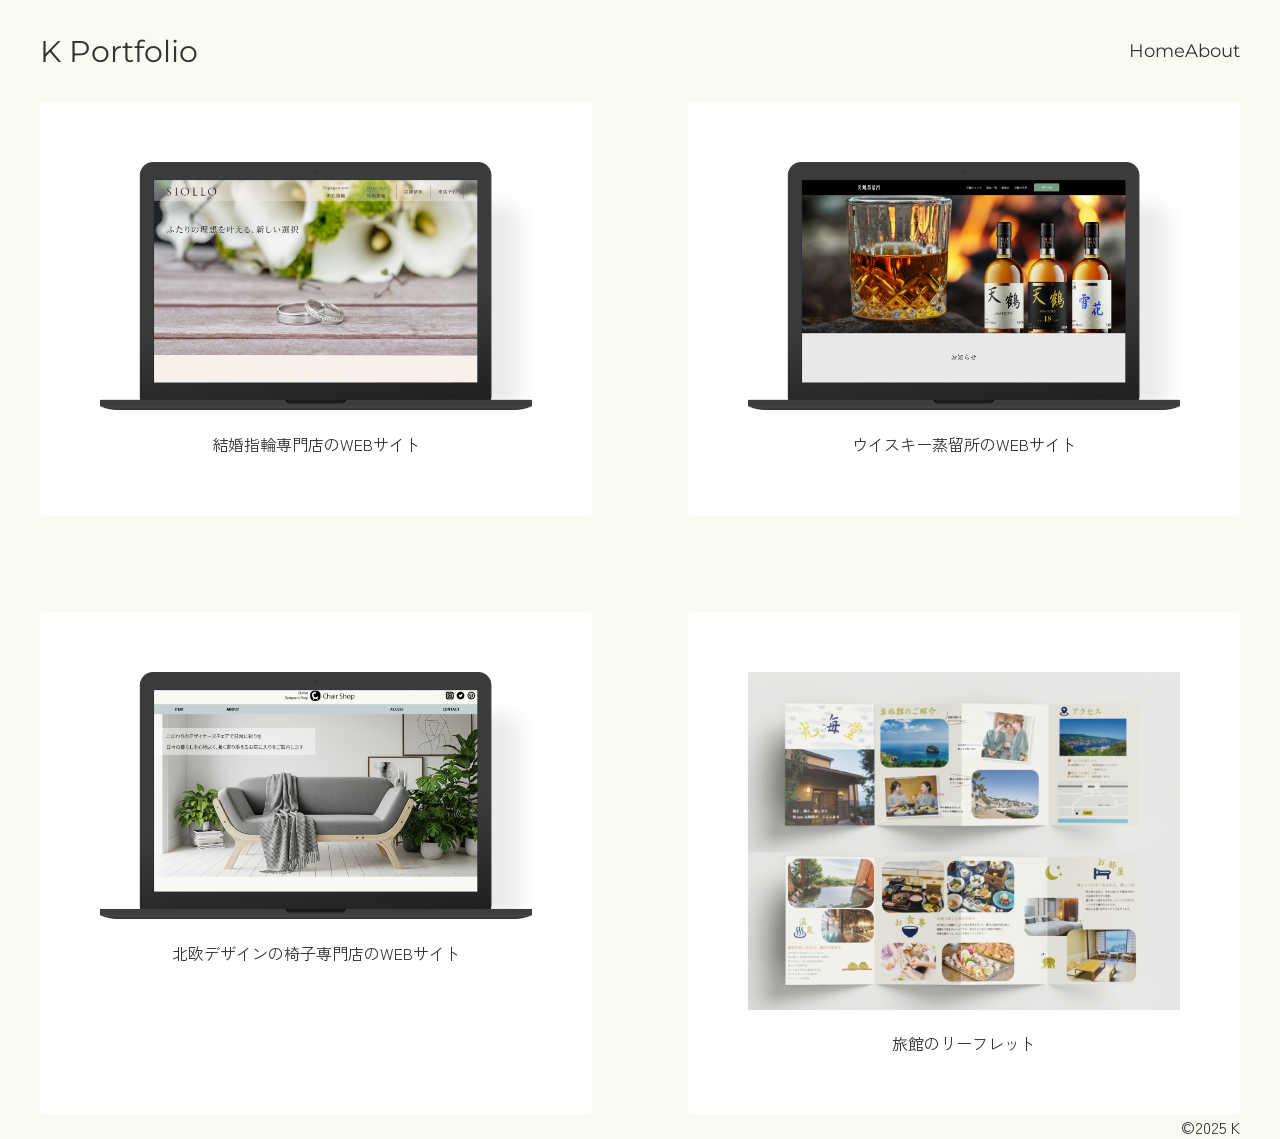
<file: index.html>
<!DOCTYPE HTML>
<html lang="ja">
<head>
<meta name="robots" content="noindex,nofollow">
<meta charset="utf-8">

<!--ビューポート-->
<meta name="viewport" content="width=device-width, initial-scale=1">

<title>ポートフォリオ</title>
<link href="css/reset.css" rel="stylesheet">
<link href="css/style.css" rel="stylesheet">

<!-- フォント -->
<link rel="preconnect" href="https://fonts.googleapis.com">
<link rel="preconnect" href="https://fonts.gstatic.com" crossorigin>
<link href="https://fonts.googleapis.com/css2?family=Montserrat:ital,wght@0,100..900;1,100..900&family=Zen+Kaku+Gothic+Antique&display=swap" rel="stylesheet">


<!--jQuery本体-->
<script src="js/jquery-1.11.2.min.js"></script>

<!--ready関数-->
<script>
$(function(){

});
</script>

</head>

<body>

    <header>
        <div class="container">
            <nav>
                <h1><a href="index.html">K Portfolio</a></h1>
                <ul class="nav-list">
                    <li><a href="index.html">Home</a></li>
                    <!-- <li><a href="works/works.html">Woks</a></li> -->
                    <li><a href="about/about.html">About</a></li>
                </ul>
            </nav>
        </div>
    </header>

    <main>
        <section class="container">

            <div class="works-list">
                <a href="works1/works1.html" class="item">
                    <img src="img/pc-yubiwa-top.png" alt="結婚指輪専門店のWEBサイト">
                    <h3>結婚指輪専門店のWEBサイト</h3>
                </a>
                <a href="works2/works2.html" class="item">
                    <img src="img/pc-whisky-top.png" alt="ウイスキー蒸留所のWEBサイト">
                    <h3>ウイスキー蒸留所のWEBサイト</h3>
                </a>
                <a href="works3/works3.html" class="item">
                    <img src="img/pc-chair-top.png" alt="北欧デザインの椅子専門店のWEBサイト">
                    <h3>北欧デザインの椅子専門店のWEBサイト</h3>
                </a>
                <a href="works4/works4.html" class="item">
                    <img src="img/leaflet.png" alt="旅館のリーフレット">
                    <h3>旅館のリーフレット</h3>
                </a>

            </div>
        </section>
    </main>

    <footer>
        <div class="container">
            <p class="copy">©2025 K</p>
        </div>
    </footer>
</body>

</html>
</file>
<file: css/style.css>
@charset "utf-8";
/* CSS Document */

/* 共通 *******************************/

/* フォント */
/* 1. htmlのベースサイズを調整（1remが10px相当） */
html {
    font-size: 62.5%;
}

/* デフォルトのfont-sizeの定義 */
:root {
    /* px値を10で割ってremに変換 */
    --h1-size: 3.0rem;
    --h2-size: 2.6rem;
    --h3-size: 1.6rem;
    --p-size: 1.6rem;
    --li-size: 1.8rem;
    /* --footer-p-size: 1.4rem;*/
}
/* フォント色 */
h1, h2, h3, p, a, li{
    color: #333;
}

h1 {
    font-family: "Montserrat", sans-serif;
    font-size: var(--h1-size);
    font-weight: 400;
}

h2 {
    font-family: "Montserrat", sans-serif;
    font-size: var(--h2-size);
    font-weight: 400;
}

/* h2.padding-bottom {
    padding-bottom: 1.5em;
} */

h3 {
    font-family: "Zen Kaku Gothic Antique", sans-serif;
    font-size: var(--h3-size);
    font-weight: 400;
}

p {
    font-family: "Zen Kaku Gothic Antique", sans-serif;
    font-size: var(--p-size);
    font-weight: 400;
}

header a {
    font-family: "Montserrat", sans-serif;
    /* font-size: var(--p-size); */
    font-weight: 400;
}

nav li{
    list-style-type: none;
    font-family: "M PLUS 1", sans-serif;
    font-size: var(--li-size);
    font-weight: 400;
}

/* footer {
    font-family: "M PLUS 1", sans-serif;
    font-size: var(--footer-p-size);
    font-weight: 400;
} */

a {
    text-decoration: none;
    color: inherit;
}

img{
    max-width: 100%;
    height: auto;
}

body {
    background-color: #faf9f2;
}

.container {
    max-width: 1200px;
    width: 100%;
    margin: 0 auto;
   padding: 0 calc(100px*100%/1200px);
}

/******************************* 共通 */


/* ヘッダー ****************************/

header {
    /* background-color: #faf9f2; */
    margin-bottom: calc(50px*100%/1200px);
}
nav{
    display: flex;
    justify-content: space-between;
    align-items: center;
    height: 8vw;
}
nav h1{
    align-items: center;
}
.nav-list{
    display: flex;
    gap: calc(50px*100vw/1200px);
    padding-right: calc(50px*100vw/1200px);
}

@media only screen and (max-width: 750px) {
    nav{
        display: block;
        height: 20vw;
    }

    .nav-list{
        justify-content: flex-end;
    }
}

/**************************** ヘッダー */

/* メイン ****************************/

.works-list{
    width: 100%;
    display: flex;
    flex-wrap: wrap;
    justify-content: space-between;
}
.works-list .item{
    background-color: white;
    width: 46%;
    padding: 5%;
    border-radius: 1%;
}
.works-list .item:nth-child(n+3){
    margin-top: 8%;
}
.works-list .item h3{
    margin-top: 5%;
    text-align: center;
}

/* ★ホバー時のスタイル★ */
.works-list .item {
    transition: transform 0.3s ease, box-shadow 0.3s ease; /* 変化を滑らかにする */
}
.works-list .item:hover {
    transform: scale(1.01); /* 拡大 */
    box-shadow: 0 8px 16px rgba(0, 0, 0, 0.02); /* シャドウ */
}

/**************************** メイン */

/* フッター ****************************/
footer{
    margin-top: calc(50px*100vw/1200px);
}
.copy{
    text-align: right;
}
/**************************** フッター */


/* Worksページ ****************************/

.works-one .title{
    width: 80%;
    margin: 0 auto;
    padding-top: 10%;
}

.works-one .title h2, .works-one .title h3{
    padding-bottom: 2%;
}

.works-one .title .br{
    display: none;
}

.works-one .line {
    width: 100%;
    border-top: 1px solid #333;
    margin: 2% 0;
}

.works-one .process p{
    width: 80%;
    margin: 0 auto;
    text-align: right;
}

.works-one .summary{
    width: 80%;
    margin: 0 auto;
    padding-top: 5%;
    padding-bottom: 10%;
}

.works-one .target{
    padding: 2% 0;
}

.works-one .img-all{
    width: 80%;
    margin: 0 auto;
}

@media only screen and (max-width: 750px) {
    .works-one .title .br{
        display: inline;
    }
}

/**************************** Worksページ */


/* Aboutページ ****************************/

.about .about-img{
    /* width: calc(280px*100vw/1200px); */
    width: 280px;
    margin: 8% auto;
}

.about{
    text-align: center;
}
.about .txt{
    display: inline-block;
}
.about h3{
    padding: 8% 0 2% 0;
}

/**************************** Aboutページ */
</file>
